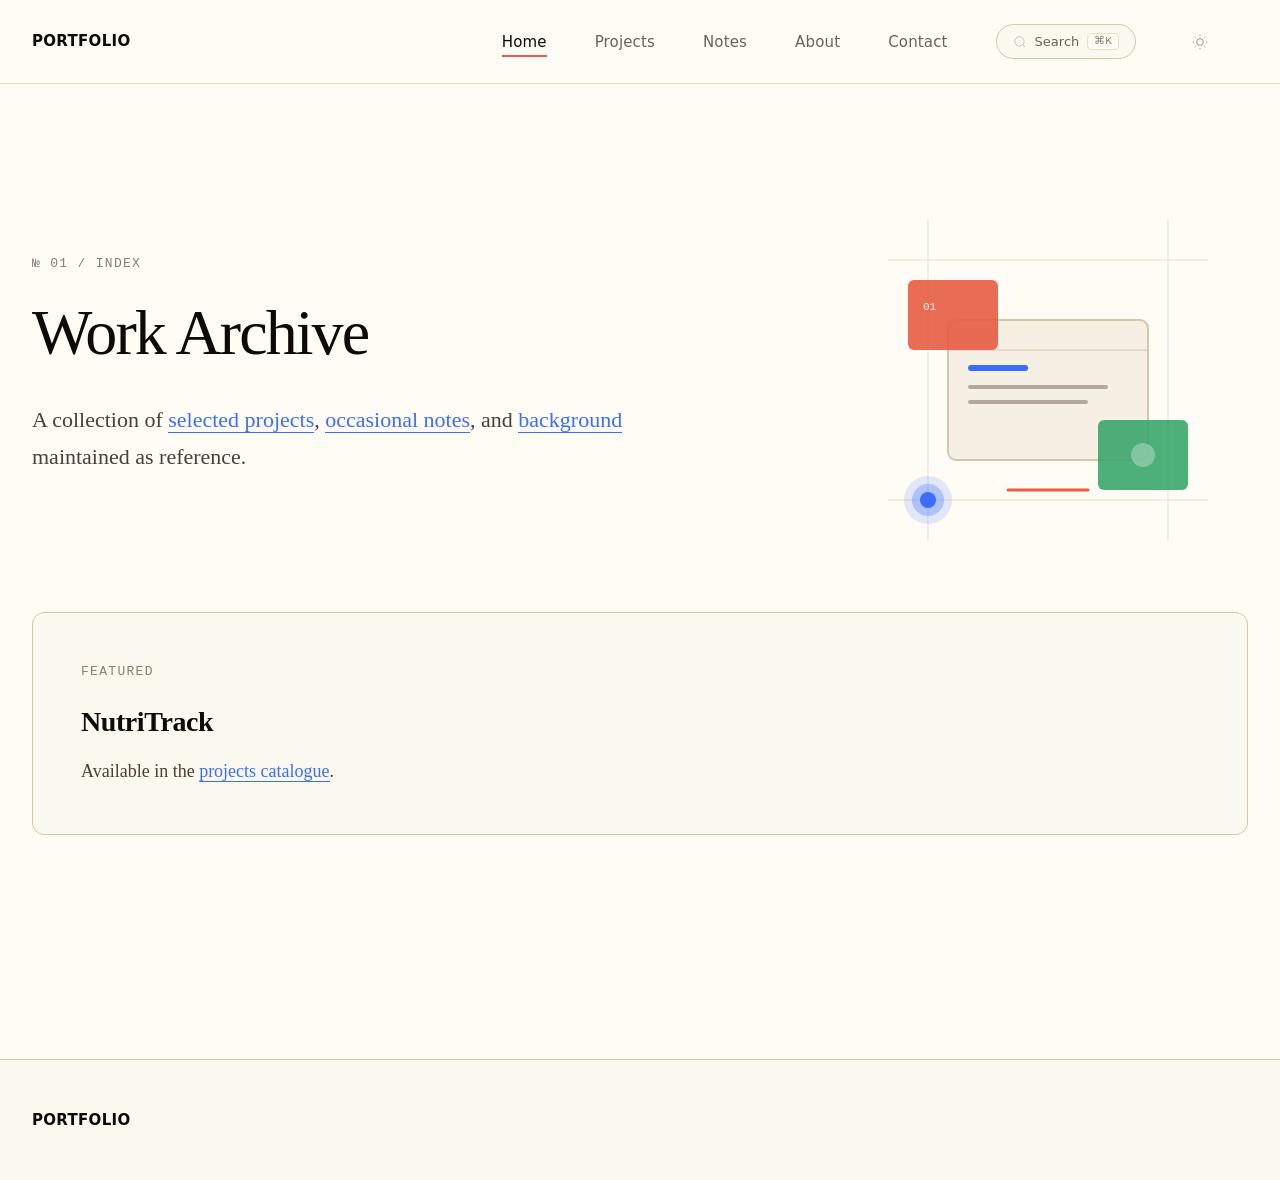
<file: index.html>
<!DOCTYPE html>
<html lang="en">
<head>
    <meta charset="UTF-8">
    <meta name="viewport" content="width=device-width, initial-scale=1.0">
    <meta name="description" content="Personal portfolio and archive">
    <title>Portfolio</title>
    <link rel="icon" href="data:,">
    <link rel="stylesheet" href="styles.css">
</head>
<body>
    <nav class="nav" aria-label="Primary navigation">
        <div class="nav-container">
            <a href="index.html" class="nav-logo">Portfolio</a>
            <button type="button" class="nav-toggle" aria-label="Toggle navigation" aria-expanded="false" aria-controls="nav-menu">
                <span class="nav-toggle-line"></span>
                <span class="nav-toggle-line"></span>
                <span class="nav-toggle-line"></span>
            </button>
            <ul id="nav-menu" class="nav-links">
                <li><a href="index.html" aria-current="page">Home</a></li>
                <li><a href="projects.html">Projects</a></li>
                <li><a href="notes.html">Notes</a></li>
                <li><a href="about.html">About</a></li>
                <li><a href="contact.html">Contact</a></li>
                <li>
                    <button type="button" class="nav-search-btn" id="open-cmd" aria-label="Open command palette">
                        <svg class="nav-search-icon" fill="none" stroke="currentColor" viewBox="0 0 24 24" aria-hidden="true">
                            <circle cx="11" cy="11" r="8"></circle>
                            <path d="m21 21-4.35-4.35"></path>
                        </svg>
                        <span>Search</span>
                        <kbd class="nav-search-kbd">⌘K</kbd>
                    </button>
                </li>
                <li>
                    <button type="button" class="nav-theme-btn" id="theme-toggle" aria-label="Toggle theme">
                        <svg class="nav-theme-icon" width="16" height="16" fill="none" stroke="currentColor" viewBox="0 0 24 24" aria-hidden="true">
                            <circle cx="12" cy="12" r="5"></circle>
                            <line x1="12" y1="1" x2="12" y2="3"></line>
                            <line x1="12" y1="21" x2="12" y2="23"></line>
                            <line x1="4.22" y1="4.22" x2="5.64" y2="5.64"></line>
                            <line x1="18.36" y1="18.36" x2="19.78" y2="19.78"></line>
                            <line x1="1" y1="12" x2="3" y2="12"></line>
                            <line x1="21" y1="12" x2="23" y2="12"></line>
                            <line x1="4.22" y1="19.78" x2="5.64" y2="18.36"></line>
                            <line x1="18.36" y1="5.64" x2="19.78" y2="4.22"></line>
                        </svg>
                    </button>
                </li>
            </ul>
        </div>
    </nav>

    <main>
        <section class="hero">
            <div class="hero-container">
                <div class="hero-content">
                    <div class="hero-folio">№ 01 / INDEX</div>
                    <h1 class="hero-title">Work Archive</h1>
                    <p class="hero-lead">A collection of <a href="projects.html" class="hero-link">selected projects</a>, <a href="notes.html" class="hero-link">occasional notes</a>, and <a href="about.html" class="hero-link">background</a> maintained as reference.</p>
                </div>
                <div class="hero-visual">
                    <a href="projects.html" class="hero-visual-link" aria-label="View projects">
                        <svg class="visual-artwork" viewBox="0 0 400 400" fill="none" xmlns="http://www.w3.org/2000/svg">
                            <rect width="400" height="400" fill="#FFFCF5"/>

                            <!-- Background grid lines -->
                            <line x1="40" y1="80" x2="360" y2="80" stroke="#E8DFC8" stroke-width="1"/>
                            <line x1="40" y1="320" x2="360" y2="320" stroke="#E8DFC8" stroke-width="1"/>
                            <line x1="80" y1="40" x2="80" y2="360" stroke="#E8DFC8" stroke-width="1"/>
                            <line x1="320" y1="40" x2="320" y2="360" stroke="#E8DFC8" stroke-width="1"/>

                            <!-- Main card stack -->
                            <g class="visual-shape">
                                <rect x="100" y="140" width="200" height="140" rx="8" fill="#F5F0E3" stroke="#D4C6AB" stroke-width="2"/>
                                <line x1="100" y1="170" x2="300" y2="170" stroke="#D4C6AB" stroke-width="1"/>
                                <rect x="120" y="185" width="60" height="6" rx="3" fill="#3B6DFF"/>
                                <rect x="120" y="205" width="140" height="4" rx="2" fill="#B3A89B"/>
                                <rect x="120" y="220" width="120" height="4" rx="2" fill="#B3A89B"/>
                            </g>

                            <!-- Floating accent cards -->
                            <g class="visual-shape">
                                <rect x="60" y="100" width="90" height="70" rx="6" fill="#E85D44" opacity="0.9"/>
                                <text x="75" y="130" font-family="monospace" font-size="11" fill="white" opacity="0.9">01</text>
                            </g>

                            <g class="visual-shape">
                                <rect x="250" y="240" width="90" height="70" rx="6" fill="#3AA76D" opacity="0.9"/>
                                <circle cx="295" cy="275" r="12" fill="white" opacity="0.3"/>
                            </g>

                            <!-- Corner index mark -->
                            <g class="visual-shape">
                                <circle cx="80" cy="320" r="24" fill="#3B6DFF" opacity="0.15"/>
                                <circle cx="80" cy="320" r="16" fill="#3B6DFF" opacity="0.3"/>
                                <circle cx="80" cy="320" r="8" fill="#3B6DFF"/>
                            </g>

                            <!-- Decorative rule -->
                            <line class="visual-shape" x1="160" y1="310" x2="240" y2="310" stroke="#E85D44" stroke-width="3" stroke-linecap="round"/>
                        </svg>
                    </a>
                </div>
            </div>
        </section>

        <section class="featured-section">
            <div class="featured-container">
                <div class="featured-label">Featured</div>
                <h2 class="featured-title">NutriTrack</h2>
                <p class="featured-desc">Available in the <a href="projects.html" class="featured-link">projects catalogue</a>.</p>
            </div>
        </section>
    </main>

    <footer class="footer">
        <div class="footer-container">
            <div class="footer-brand">Portfolio</div>
        </div>
    </footer>

    <div class="cmd-overlay" id="cmd-overlay" role="dialog" aria-modal="true" aria-labelledby="cmd-title">
        <div class="cmd-palette">
            <div class="cmd-header">
                <svg class="cmd-search-icon" fill="none" stroke="currentColor" viewBox="0 0 24 24" aria-hidden="true">
                    <circle cx="11" cy="11" r="8"></circle>
                    <path d="m21 21-4.35-4.35"></path>
                </svg>
                <label for="cmd-input" id="cmd-title" class="sr-only">Command palette</label>
                <input type="text" class="cmd-input" id="cmd-input" placeholder="Search pages and actions..." autocomplete="off">
                <button type="button" class="cmd-close" id="cmd-close" aria-label="Close">ESC</button>
            </div>
            <div class="cmd-results" id="cmd-results" role="listbox"></div>
        </div>
    </div>

    <div class="sr-only" role="status" aria-live="polite" aria-atomic="true" id="clipboard-status"></div>

    <script src="app.js"></script>
</body>
</html>
</file>
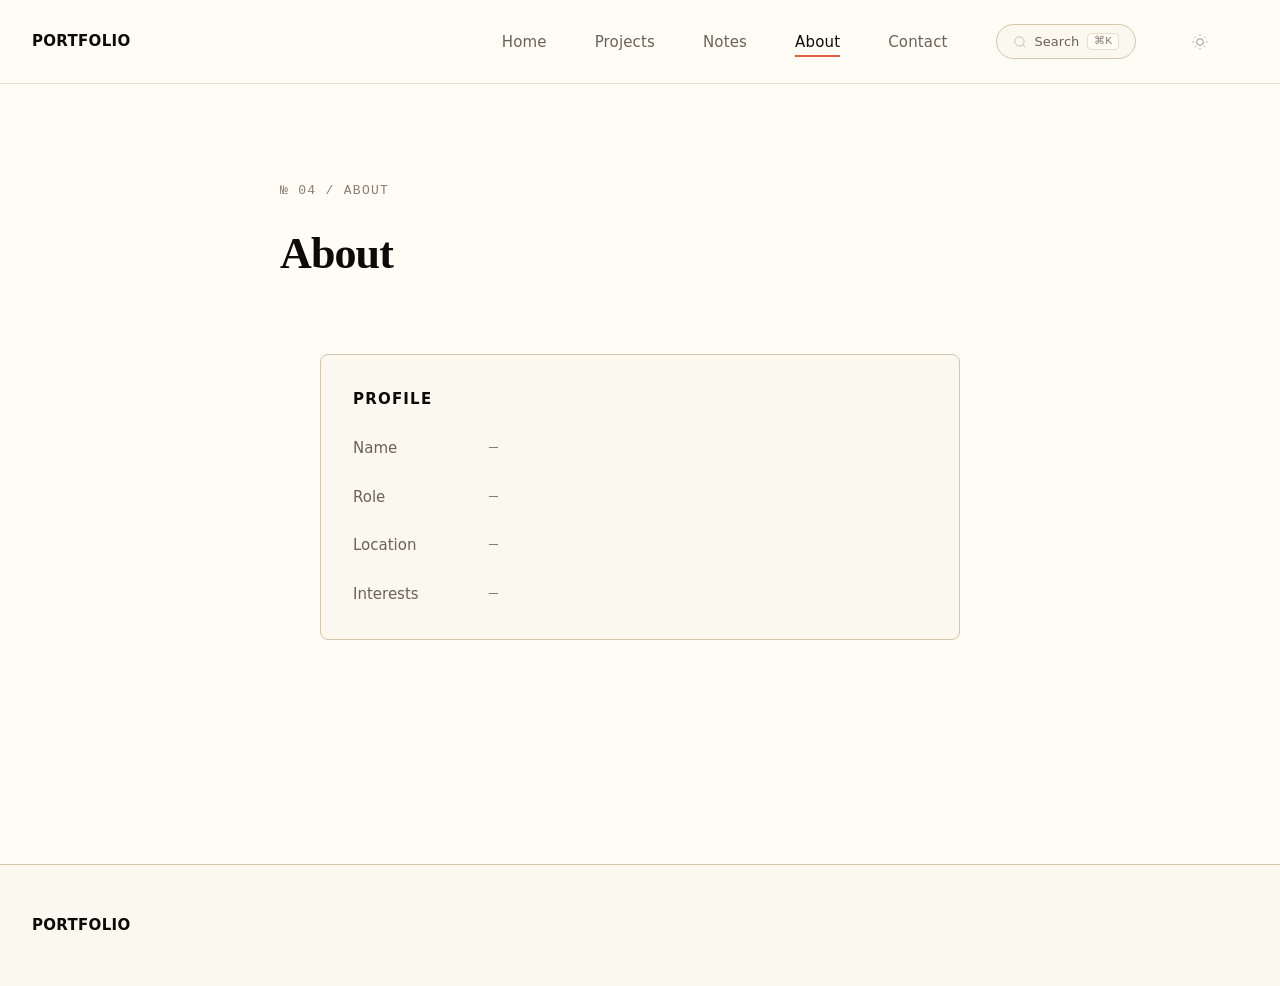
<file: about.html>
<!DOCTYPE html>
<html lang="en">
<head>
    <meta charset="UTF-8">
    <meta name="viewport" content="width=device-width, initial-scale=1.0">
    <meta name="description" content="Background and profile information">
    <title>About – Portfolio</title>
    <link rel="icon" href="data:,">
    <link rel="stylesheet" href="styles.css">
</head>
<body>
    <nav class="nav" aria-label="Primary navigation">
        <div class="nav-container">
            <a href="index.html" class="nav-logo">Portfolio</a>
            <button type="button" class="nav-toggle" aria-label="Toggle navigation" aria-expanded="false" aria-controls="nav-menu">
                <span class="nav-toggle-line"></span>
                <span class="nav-toggle-line"></span>
                <span class="nav-toggle-line"></span>
            </button>
            <ul id="nav-menu" class="nav-links">
                <li><a href="index.html">Home</a></li>
                <li><a href="projects.html">Projects</a></li>
                <li><a href="notes.html">Notes</a></li>
                <li><a href="about.html" aria-current="page">About</a></li>
                <li><a href="contact.html">Contact</a></li>
                <li>
                    <button type="button" class="nav-search-btn" id="open-cmd" aria-label="Open command palette">
                        <svg class="nav-search-icon" fill="none" stroke="currentColor" viewBox="0 0 24 24" aria-hidden="true">
                            <circle cx="11" cy="11" r="8"></circle>
                            <path d="m21 21-4.35-4.35"></path>
                        </svg>
                        <span>Search</span>
                        <kbd class="nav-search-kbd">⌘K</kbd>
                    </button>
                </li>
                <li>
                    <button type="button" class="nav-theme-btn" id="theme-toggle" aria-label="Toggle theme">
                        <svg class="nav-theme-icon" width="16" height="16" fill="none" stroke="currentColor" viewBox="0 0 24 24" aria-hidden="true">
                            <circle cx="12" cy="12" r="5"></circle>
                            <line x1="12" y1="1" x2="12" y2="3"></line>
                            <line x1="12" y1="21" x2="12" y2="23"></line>
                            <line x1="4.22" y1="4.22" x2="5.64" y2="5.64"></line>
                            <line x1="18.36" y1="18.36" x2="19.78" y2="19.78"></line>
                            <line x1="1" y1="12" x2="3" y2="12"></line>
                            <line x1="21" y1="12" x2="23" y2="12"></line>
                            <line x1="4.22" y1="19.78" x2="5.64" y2="18.36"></line>
                            <line x1="18.36" y1="5.64" x2="19.78" y2="4.22"></line>
                        </svg>
                    </button>
                </li>
            </ul>
        </div>
    </nav>

    <main>
        <section class="content-section">
            <div class="section-container">
                <header class="section-header">
                    <div class="section-folio">№ 04 / ABOUT</div>
                    <h1 class="section-title">About</h1>
                </header>

                <div class="about-layout">
                    <aside class="about-sidebar">
                        <div class="about-card">
                            <h2 class="about-card-title">Profile</h2>
                            <dl class="profile-list">
                                <div class="profile-item">
                                    <dt>Name</dt>
                                    <dd></dd>
                                </div>
                                <div class="profile-item">
                                    <dt>Role</dt>
                                    <dd></dd>
                                </div>
                                <div class="profile-item">
                                    <dt>Location</dt>
                                    <dd></dd>
                                </div>
                                <div class="profile-item">
                                    <dt>Interests</dt>
                                    <dd></dd>
                                </div>
                            </dl>
                        </div>
                    </aside>
                </div>
            </div>
        </section>
    </main>

    <footer class="footer">
        <div class="footer-container">
            <div class="footer-brand">Portfolio</div>
        </div>
    </footer>

    <div class="cmd-overlay" id="cmd-overlay" role="dialog" aria-modal="true" aria-labelledby="cmd-title">
        <div class="cmd-palette">
            <div class="cmd-header">
                <svg class="cmd-search-icon" fill="none" stroke="currentColor" viewBox="0 0 24 24" aria-hidden="true">
                    <circle cx="11" cy="11" r="8"></circle>
                    <path d="m21 21-4.35-4.35"></path>
                </svg>
                <label for="cmd-input" id="cmd-title" class="sr-only">Command palette</label>
                <input type="text" class="cmd-input" id="cmd-input" placeholder="Search pages and actions..." autocomplete="off">
                <button type="button" class="cmd-close" id="cmd-close" aria-label="Close">ESC</button>
            </div>
            <div class="cmd-results" id="cmd-results" role="listbox"></div>
        </div>
    </div>

    <div class="sr-only" role="status" aria-live="polite" aria-atomic="true" id="clipboard-status"></div>

    <script src="app.js"></script>
</body>
</html>
</file>
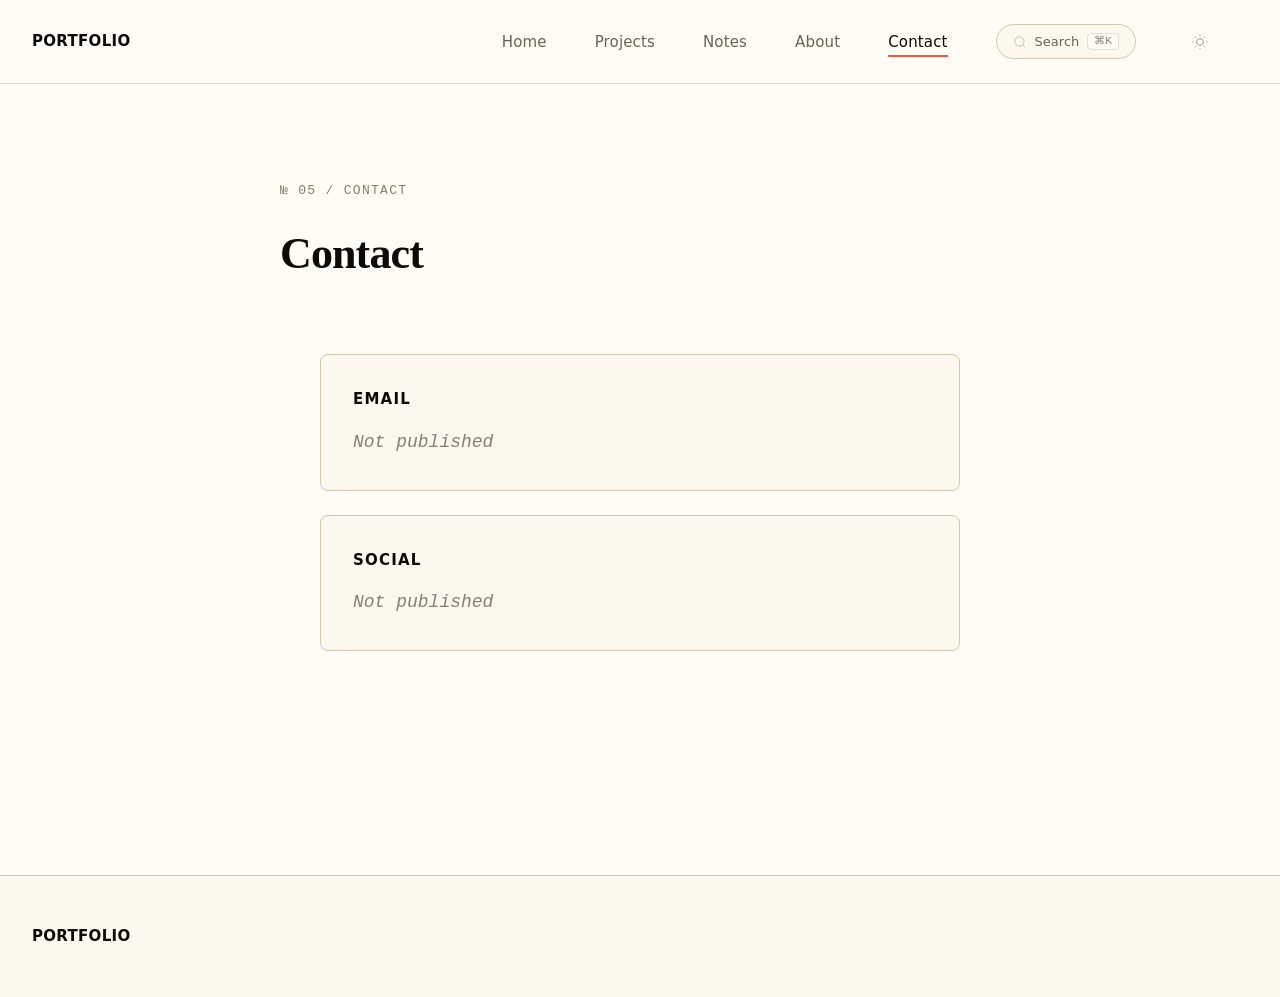
<file: contact.html>
<!DOCTYPE html>
<html lang="en">
<head>
    <meta charset="UTF-8">
    <meta name="viewport" content="width=device-width, initial-scale=1.0">
    <meta name="description" content="Contact information and methods">
    <title>Contact – Portfolio</title>
    <link rel="icon" href="data:,">
    <link rel="stylesheet" href="styles.css">
</head>
<body>
    <nav class="nav" aria-label="Primary navigation">
        <div class="nav-container">
            <a href="index.html" class="nav-logo">Portfolio</a>
            <button type="button" class="nav-toggle" aria-label="Toggle navigation" aria-expanded="false" aria-controls="nav-menu">
                <span class="nav-toggle-line"></span>
                <span class="nav-toggle-line"></span>
                <span class="nav-toggle-line"></span>
            </button>
            <ul id="nav-menu" class="nav-links">
                <li><a href="index.html">Home</a></li>
                <li><a href="projects.html">Projects</a></li>
                <li><a href="notes.html">Notes</a></li>
                <li><a href="about.html">About</a></li>
                <li><a href="contact.html" aria-current="page">Contact</a></li>
                <li>
                    <button type="button" class="nav-search-btn" id="open-cmd" aria-label="Open command palette">
                        <svg class="nav-search-icon" fill="none" stroke="currentColor" viewBox="0 0 24 24" aria-hidden="true">
                            <circle cx="11" cy="11" r="8"></circle>
                            <path d="m21 21-4.35-4.35"></path>
                        </svg>
                        <span>Search</span>
                        <kbd class="nav-search-kbd">⌘K</kbd>
                    </button>
                </li>
                <li>
                    <button type="button" class="nav-theme-btn" id="theme-toggle" aria-label="Toggle theme">
                        <svg class="nav-theme-icon" width="16" height="16" fill="none" stroke="currentColor" viewBox="0 0 24 24" aria-hidden="true">
                            <circle cx="12" cy="12" r="5"></circle>
                            <line x1="12" y1="1" x2="12" y2="3"></line>
                            <line x1="12" y1="21" x2="12" y2="23"></line>
                            <line x1="4.22" y1="4.22" x2="5.64" y2="5.64"></line>
                            <line x1="18.36" y1="18.36" x2="19.78" y2="19.78"></line>
                            <line x1="1" y1="12" x2="3" y2="12"></line>
                            <line x1="21" y1="12" x2="23" y2="12"></line>
                            <line x1="4.22" y1="19.78" x2="5.64" y2="18.36"></line>
                            <line x1="18.36" y1="5.64" x2="19.78" y2="4.22"></line>
                        </svg>
                    </button>
                </li>
            </ul>
        </div>
    </nav>

    <main>
        <section class="content-section">
            <div class="section-container">
                <header class="section-header">
                    <div class="section-folio">№ 05 / CONTACT</div>
                    <h1 class="section-title">Contact</h1>
                </header>

                <div class="contact-layout">
                    <div class="contact-methods">
                        <div class="contact-card">
                            <h2 class="contact-card-title">Email</h2>
                            <div class="contact-card-value"></div>
                        </div>

                        <div class="contact-card">
                            <h2 class="contact-card-title">Social</h2>
                            <div class="contact-card-value"></div>
                        </div>
                    </div>
                </div>
            </div>
        </section>
    </main>

    <footer class="footer">
        <div class="footer-container">
            <div class="footer-brand">Portfolio</div>
        </div>
    </footer>

    <div class="cmd-overlay" id="cmd-overlay" role="dialog" aria-modal="true" aria-labelledby="cmd-title">
        <div class="cmd-palette">
            <div class="cmd-header">
                <svg class="cmd-search-icon" fill="none" stroke="currentColor" viewBox="0 0 24 24" aria-hidden="true">
                    <circle cx="11" cy="11" r="8"></circle>
                    <path d="m21 21-4.35-4.35"></path>
                </svg>
                <label for="cmd-input" id="cmd-title" class="sr-only">Command palette</label>
                <input type="text" class="cmd-input" id="cmd-input" placeholder="Search pages and actions..." autocomplete="off">
                <button type="button" class="cmd-close" id="cmd-close" aria-label="Close">ESC</button>
            </div>
            <div class="cmd-results" id="cmd-results" role="listbox"></div>
        </div>
    </div>

    <div class="sr-only" role="status" aria-live="polite" aria-atomic="true" id="clipboard-status"></div>

    <script src="app.js"></script>
</body>
</html>
</file>
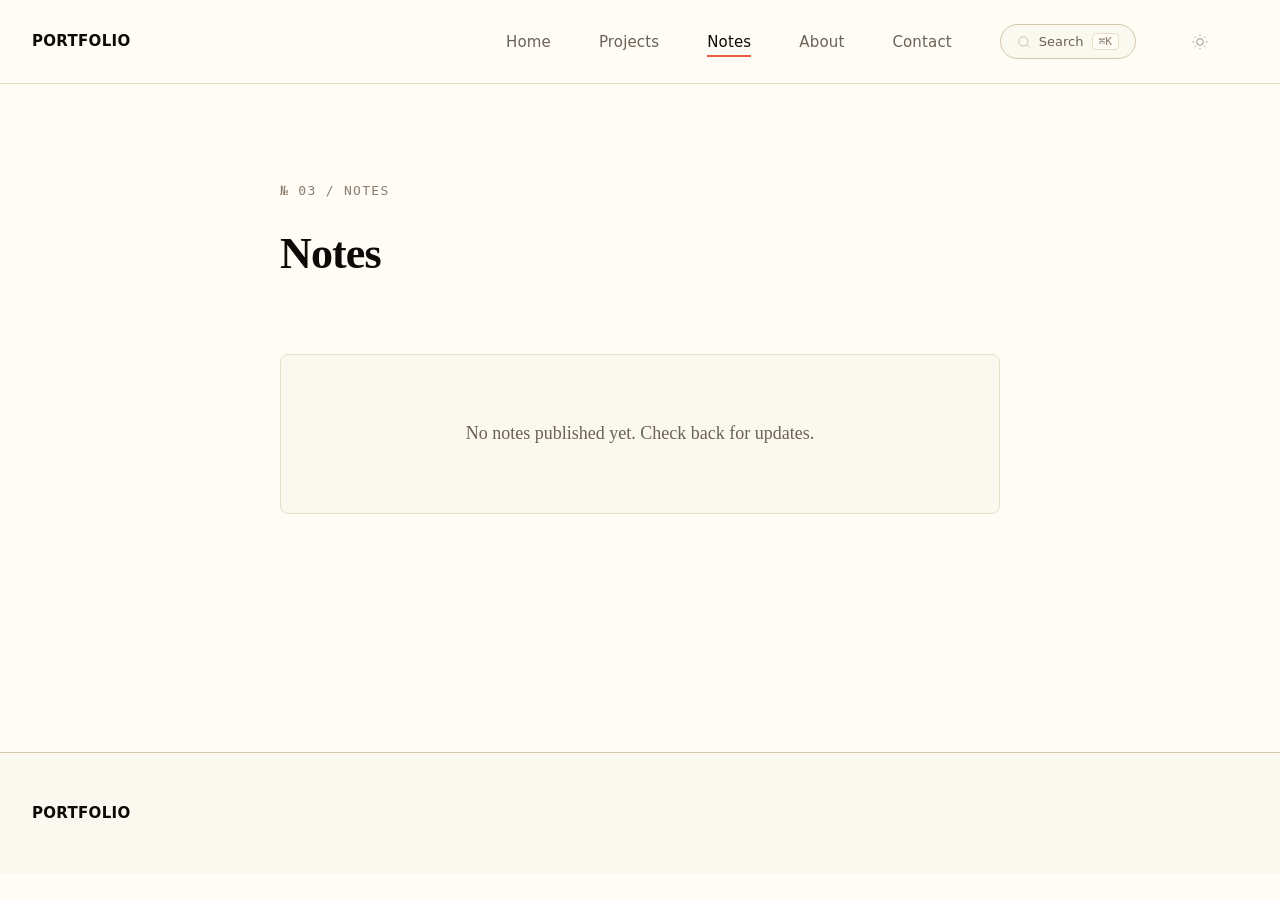
<file: notes.html>
<!DOCTYPE html>
<html lang="en">
<head>
    <meta charset="UTF-8">
    <meta name="viewport" content="width=device-width, initial-scale=1.0">
    <meta name="description" content="Field notes and observations">
    <title>Notes – Portfolio</title>
    <link rel="icon" href="data:,">
    <link rel="stylesheet" href="styles.css">
</head>
<body>
    <nav class="nav" aria-label="Primary navigation">
        <div class="nav-container">
            <a href="index.html" class="nav-logo">Portfolio</a>
            <button type="button" class="nav-toggle" aria-label="Toggle navigation" aria-expanded="false" aria-controls="nav-menu">
                <span class="nav-toggle-line"></span>
                <span class="nav-toggle-line"></span>
                <span class="nav-toggle-line"></span>
            </button>
            <ul id="nav-menu" class="nav-links">
                <li><a href="index.html">Home</a></li>
                <li><a href="projects.html">Projects</a></li>
                <li><a href="notes.html" aria-current="page">Notes</a></li>
                <li><a href="about.html">About</a></li>
                <li><a href="contact.html">Contact</a></li>
                <li>
                    <button type="button" class="nav-search-btn" id="open-cmd" aria-label="Open command palette">
                        <svg class="nav-search-icon" fill="none" stroke="currentColor" viewBox="0 0 24 24" aria-hidden="true">
                            <circle cx="11" cy="11" r="8"></circle>
                            <path d="m21 21-4.35-4.35"></path>
                        </svg>
                        <span>Search</span>
                        <kbd class="nav-search-kbd">⌘K</kbd>
                    </button>
                </li>
                <li>
                    <button type="button" class="nav-theme-btn" id="theme-toggle" aria-label="Toggle theme">
                        <svg class="nav-theme-icon" width="16" height="16" fill="none" stroke="currentColor" viewBox="0 0 24 24" aria-hidden="true">
                            <circle cx="12" cy="12" r="5"></circle>
                            <line x1="12" y1="1" x2="12" y2="3"></line>
                            <line x1="12" y1="21" x2="12" y2="23"></line>
                            <line x1="4.22" y1="4.22" x2="5.64" y2="5.64"></line>
                            <line x1="18.36" y1="18.36" x2="19.78" y2="19.78"></line>
                            <line x1="1" y1="12" x2="3" y2="12"></line>
                            <line x1="21" y1="12" x2="23" y2="12"></line>
                            <line x1="4.22" y1="19.78" x2="5.64" y2="18.36"></line>
                            <line x1="18.36" y1="5.64" x2="19.78" y2="4.22"></line>
                        </svg>
                    </button>
                </li>
            </ul>
        </div>
    </nav>

    <main>
        <section class="content-section">
            <div class="section-container">
                <header class="section-header">
                    <div class="section-folio">№ 03 / NOTES</div>
                    <h1 class="section-title">Notes</h1>
                </header>

                <div class="notes-empty">
                    <p>No notes published yet. Check back for updates.</p>
                </div>
            </div>
        </section>
    </main>

    <footer class="footer">
        <div class="footer-container">
            <div class="footer-brand">Portfolio</div>
        </div>
    </footer>

    <div class="cmd-overlay" id="cmd-overlay" role="dialog" aria-modal="true" aria-labelledby="cmd-title">
        <div class="cmd-palette">
            <div class="cmd-header">
                <svg class="cmd-search-icon" fill="none" stroke="currentColor" viewBox="0 0 24 24" aria-hidden="true">
                    <circle cx="11" cy="11" r="8"></circle>
                    <path d="m21 21-4.35-4.35"></path>
                </svg>
                <label for="cmd-input" id="cmd-title" class="sr-only">Command palette</label>
                <input type="text" class="cmd-input" id="cmd-input" placeholder="Search pages and actions..." autocomplete="off">
                <button type="button" class="cmd-close" id="cmd-close" aria-label="Close">ESC</button>
            </div>
            <div class="cmd-results" id="cmd-results" role="listbox"></div>
        </div>
    </div>

    <div class="sr-only" role="status" aria-live="polite" aria-atomic="true" id="clipboard-status"></div>

    <script src="app.js"></script>
</body>
</html>
</file>
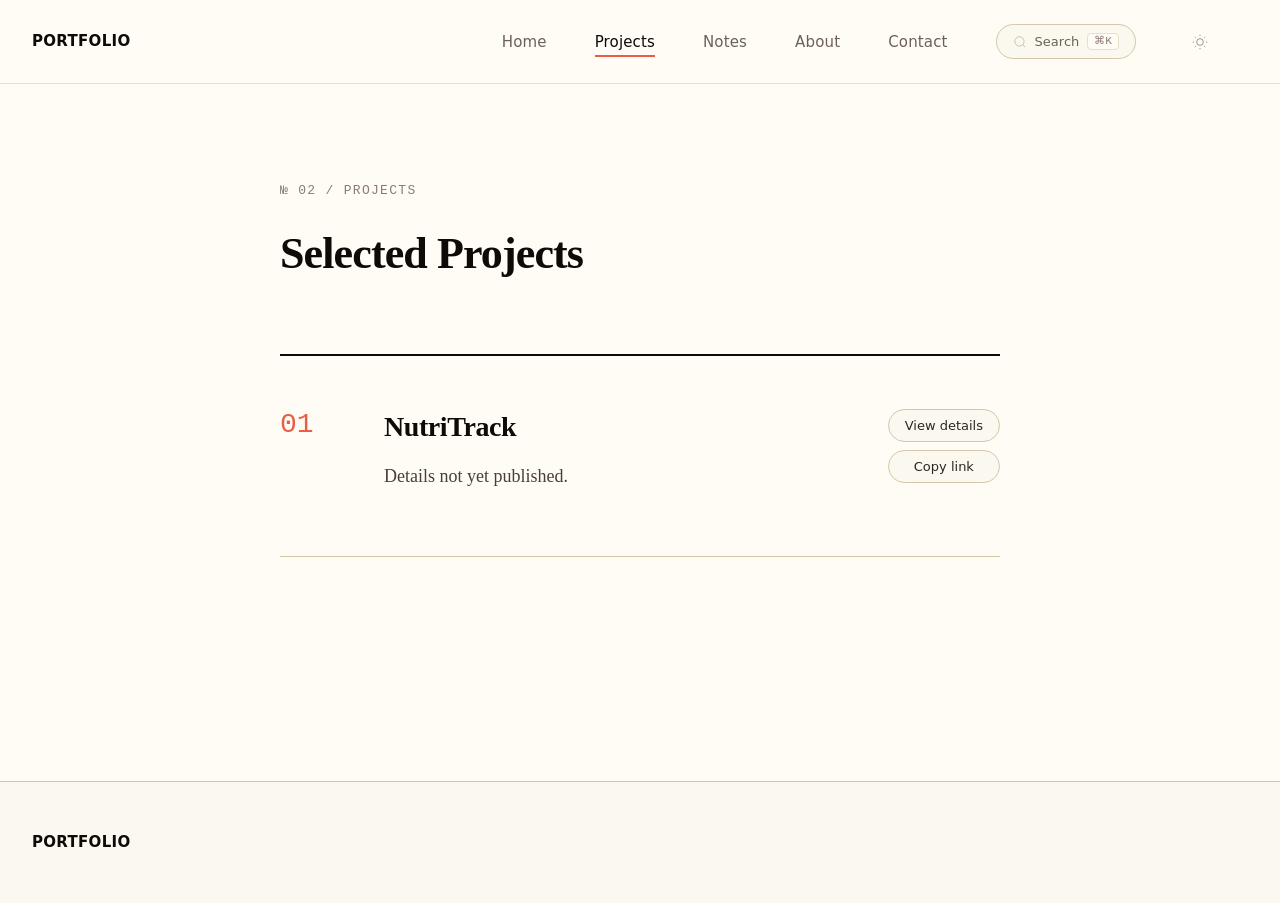
<file: projects.html>
<!DOCTYPE html>
<html lang="en">
<head>
    <meta charset="UTF-8">
    <meta name="viewport" content="width=device-width, initial-scale=1.0">
    <meta name="description" content="Selected projects and work">
    <title>Projects – Portfolio</title>
    <link rel="icon" href="data:,">
    <link rel="stylesheet" href="styles.css">
</head>
<body>
    <nav class="nav" aria-label="Primary navigation">
        <div class="nav-container">
            <a href="index.html" class="nav-logo">Portfolio</a>
            <button type="button" class="nav-toggle" aria-label="Toggle navigation" aria-expanded="false" aria-controls="nav-menu">
                <span class="nav-toggle-line"></span>
                <span class="nav-toggle-line"></span>
                <span class="nav-toggle-line"></span>
            </button>
            <ul id="nav-menu" class="nav-links">
                <li><a href="index.html">Home</a></li>
                <li><a href="projects.html" aria-current="page">Projects</a></li>
                <li><a href="notes.html">Notes</a></li>
                <li><a href="about.html">About</a></li>
                <li><a href="contact.html">Contact</a></li>
                <li>
                    <button type="button" class="nav-search-btn" id="open-cmd" aria-label="Open command palette">
                        <svg class="nav-search-icon" fill="none" stroke="currentColor" viewBox="0 0 24 24" aria-hidden="true">
                            <circle cx="11" cy="11" r="8"></circle>
                            <path d="m21 21-4.35-4.35"></path>
                        </svg>
                        <span>Search</span>
                        <kbd class="nav-search-kbd">⌘K</kbd>
                    </button>
                </li>
                <li>
                    <button type="button" class="nav-theme-btn" id="theme-toggle" aria-label="Toggle theme">
                        <svg class="nav-theme-icon" width="16" height="16" fill="none" stroke="currentColor" viewBox="0 0 24 24" aria-hidden="true">
                            <circle cx="12" cy="12" r="5"></circle>
                            <line x1="12" y1="1" x2="12" y2="3"></line>
                            <line x1="12" y1="21" x2="12" y2="23"></line>
                            <line x1="4.22" y1="4.22" x2="5.64" y2="5.64"></line>
                            <line x1="18.36" y1="18.36" x2="19.78" y2="19.78"></line>
                            <line x1="1" y1="12" x2="3" y2="12"></line>
                            <line x1="21" y1="12" x2="23" y2="12"></line>
                            <line x1="4.22" y1="19.78" x2="5.64" y2="18.36"></line>
                            <line x1="18.36" y1="5.64" x2="19.78" y2="4.22"></line>
                        </svg>
                    </button>
                </li>
            </ul>
        </div>
    </nav>

    <main>
        <section class="content-section">
            <div class="section-container">
                <header class="section-header">
                    <div class="section-folio">№ 02 / PROJECTS</div>
                    <h1 class="section-title">Selected Projects</h1>
                </header>

                <div class="projects-catalogue">
                    <article class="catalogue-entry" id="nutritrack">
                        <div class="entry-number">01</div>
                        <div class="entry-body">
                            <h2 class="entry-title">NutriTrack</h2>
                            <p class="entry-description">Details not yet published.</p>
                            <div class="entry-details" id="project-1-details">
                                <p class="entry-details-text">Details not yet published.</p>
                            </div>
                        </div>
                        <div class="entry-actions">
                            <button type="button" class="entry-btn" data-action="toggle-details" data-target="project-1-details" aria-expanded="false">
                                <span data-text-collapsed="View details" data-text-expanded="Hide details">View details</span>
                            </button>
                            <button type="button" class="entry-btn" data-action="copy-link" data-project="nutritrack">
                                Copy link
                            </button>
                        </div>
                    </article>
                </div>
            </div>
        </section>
    </main>

    <footer class="footer">
        <div class="footer-container">
            <div class="footer-brand">Portfolio</div>
        </div>
    </footer>

    <div class="cmd-overlay" id="cmd-overlay" role="dialog" aria-modal="true" aria-labelledby="cmd-title">
        <div class="cmd-palette">
            <div class="cmd-header">
                <svg class="cmd-search-icon" fill="none" stroke="currentColor" viewBox="0 0 24 24" aria-hidden="true">
                    <circle cx="11" cy="11" r="8"></circle>
                    <path d="m21 21-4.35-4.35"></path>
                </svg>
                <label for="cmd-input" id="cmd-title" class="sr-only">Command palette</label>
                <input type="text" class="cmd-input" id="cmd-input" placeholder="Search pages and actions..." autocomplete="off">
                <button type="button" class="cmd-close" id="cmd-close" aria-label="Close">ESC</button>
            </div>
            <div class="cmd-results" id="cmd-results" role="listbox"></div>
        </div>
    </div>

    <div class="sr-only" role="status" aria-live="polite" aria-atomic="true" id="clipboard-status"></div>

    <script src="app.js"></script>
</body>
</html>
</file>
<file: styles.css>
/* ===== RESET & BASE ===== */
* {
    margin: 0;
    padding: 0;
    box-sizing: border-box;
}

:root {
    /* Light theme - warm paper & ink */
    --surface-0: #FFFCF5;
    --surface-1: #FBF8EF;
    --surface-2: #F5F0E3;
    --surface-3: #EFE8D6;
    --surface-raised: #FFFFFF;

    --ink-900: #0D0A08;
    --ink-800: #1A1410;
    --ink-700: #2D2620;
    --ink-600: #4A3F35;
    --ink-500: #6B6157;
    --ink-400: #8A7D70;
    --ink-300: #B3A89B;

    --accent-cobalt: #3B6DFF;
    --accent-cobalt-dim: #5B85FF;
    --accent-coral: #E85D44;
    --accent-coral-dim: #F08070;
    --accent-leaf: #3AA76D;
    --accent-leaf-dim: #5BC089;

    --rule-subtle: #E8DFC8;
    --rule-visible: #D4C6AB;
    --shadow-sm: 0 1px 2px rgba(13, 10, 8, 0.05);
    --shadow-md: 0 2px 8px rgba(13, 10, 8, 0.08);
    --shadow-lg: 0 4px 16px rgba(13, 10, 8, 0.12);

    /* Typography */
    --font-serif: ui-serif, Georgia, Cambria, 'Times New Roman', Times, serif;
    --font-sans: ui-sans-serif, -apple-system, BlinkMacSystemFont, 'Segoe UI', system-ui, sans-serif;
    --font-mono: ui-monospace, 'SF Mono', Monaco, 'Cascadia Code', Consolas, monospace;

    /* Fluid Typography Scale */
    --text-xs: clamp(0.75rem, 0.7rem + 0.25vw, 0.8125rem);
    --text-sm: clamp(0.875rem, 0.8rem + 0.375vw, 0.9375rem);
    --text-base: clamp(1rem, 0.925rem + 0.375vw, 1.125rem);
    --text-lg: clamp(1.125rem, 1rem + 0.625vw, 1.375rem);
    --text-xl: clamp(1.375rem, 1.2rem + 0.875vw, 1.75rem);
    --text-2xl: clamp(1.875rem, 1.5rem + 1.875vw, 2.75rem);
    --text-3xl: clamp(2.5rem, 2rem + 2.5vw, 4rem);

    /* Spacing */
    --space-2xs: 0.25rem;
    --space-xs: 0.5rem;
    --space-sm: 0.75rem;
    --space-md: 1rem;
    --space-lg: 1.5rem;
    --space-xl: 2rem;
    --space-2xl: 3rem;
    --space-3xl: 4rem;
    --space-4xl: 6rem;
    --space-5xl: 8rem;

    /* Layout */
    --container-max: 1280px;
    --container-prose: 720px;
    --container-narrow: 640px;
    --radius-sm: 4px;
    --radius-md: 8px;
    --radius-lg: 12px;
    --radius-full: 999px;

    /* Animation */
    --transition-fast: 120ms cubic-bezier(0.2, 0, 0.38, 0.9);
    --transition-base: 200ms cubic-bezier(0.2, 0, 0.38, 0.9);
}

[data-theme="dark"] {
    --surface-0: #05070C;
    --surface-1: #0A0D12;
    --surface-2: #0F131C;
    --surface-3: #161D2B;
    --surface-raised: #1E2636;

    --ink-900: #F8F6F3;
    --ink-800: #E8E4DF;
    --ink-700: #D0C9C0;
    --ink-600: #B3A89B;
    --ink-500: #8A7D70;
    --ink-400: #6B6157;
    --ink-300: #4A3F35;

    --accent-cobalt: #5B85FF;
    --accent-cobalt-dim: #3B6DFF;
    --accent-coral: #F08070;
    --accent-coral-dim: #E85D44;
    --accent-leaf: #5BC089;
    --accent-leaf-dim: #3AA76D;

    --rule-subtle: #1A2230;
    --rule-visible: #2A3548;
    --shadow-sm: 0 1px 2px rgba(0, 0, 0, 0.3);
    --shadow-md: 0 2px 8px rgba(0, 0, 0, 0.4);
    --shadow-lg: 0 4px 16px rgba(0, 0, 0, 0.5);
}

@media (prefers-reduced-motion: reduce) {
    *, *::before, *::after {
        animation-duration: 0.01ms !important;
        animation-iteration-count: 1 !important;
        transition-duration: 0.01ms !important;
    }
}

html {
    scroll-behavior: smooth;
}

@media (prefers-reduced-motion: reduce) {
    html {
        scroll-behavior: auto;
    }
}

body {
    font-family: var(--font-serif);
    font-size: var(--text-base);
    background: var(--surface-0);
    color: var(--ink-900);
    line-height: 1.65;
    -webkit-font-smoothing: antialiased;
    -moz-osx-font-smoothing: grayscale;
    transition: background-color var(--transition-base), color var(--transition-base);
}

/* ===== NAVIGATION ===== */
.nav {
    position: sticky;
    top: 0;
    background: var(--surface-0);
    border-bottom: 1px solid var(--rule-subtle);
    z-index: 100;
    transition: background-color var(--transition-base), border-color var(--transition-base);
}

.nav-container {
    max-width: var(--container-max);
    margin: 0 auto;
    padding: var(--space-lg) var(--space-xl);
    display: grid;
    grid-template-columns: auto 1fr auto;
    align-items: center;
    gap: var(--space-xl);
}

.nav-logo {
    font-family: var(--font-sans);
    font-size: var(--text-sm);
    font-weight: 600;
    color: var(--ink-900);
    text-decoration: none;
    letter-spacing: 0.02em;
    text-transform: uppercase;
    transition: color var(--transition-fast);
}

.nav-logo:hover {
    color: var(--accent-cobalt);
}

.nav-toggle {
    display: none;
    flex-direction: column;
    gap: 5px;
    background: none;
    border: none;
    cursor: pointer;
    padding: var(--space-xs);
    grid-column: 3;
}

.nav-toggle-line {
    width: 22px;
    height: 1px;
    background: var(--ink-900);
    transition: var(--transition-base);
}

.nav-links {
    display: flex;
    gap: var(--space-2xl);
    list-style: none;
    justify-self: end;
    align-items: center;
}

.nav-links a {
    font-family: var(--font-sans);
    color: var(--ink-500);
    text-decoration: none;
    font-size: var(--text-sm);
    font-weight: 500;
    letter-spacing: 0.01em;
    transition: color var(--transition-fast);
    position: relative;
}

.nav-links a:hover {
    color: var(--accent-cobalt);
}

.nav-links a[aria-current="page"] {
    color: var(--ink-900);
}

.nav-links a[aria-current="page"]::after {
    content: '';
    position: absolute;
    bottom: -6px;
    left: 0;
    right: 0;
    height: 2px;
    background: var(--accent-coral);
}

.nav-links a:focus-visible {
    outline: 2px solid var(--accent-cobalt);
    outline-offset: 4px;
}

.nav-search-btn {
    font-family: var(--font-sans);
    font-size: var(--text-xs);
    padding: var(--space-xs) var(--space-md);
    background: var(--surface-1);
    border: 1px solid var(--rule-visible);
    border-radius: var(--radius-full);
    color: var(--ink-500);
    cursor: pointer;
    display: flex;
    align-items: center;
    gap: var(--space-xs);
    transition: all var(--transition-fast);
    font-weight: 500;
}

.nav-search-btn:hover {
    background: var(--surface-2);
    border-color: var(--ink-400);
    color: var(--ink-700);
}

.nav-search-btn:focus-visible {
    outline: 2px solid var(--accent-cobalt);
    outline-offset: 2px;
}

.nav-search-icon {
    width: 14px;
    height: 14px;
    opacity: 0.6;
}

.nav-search-kbd {
    font-family: var(--font-mono);
    font-size: 0.7rem;
    padding: 0.125rem 0.375rem;
    background: var(--surface-0);
    border: 1px solid var(--rule-subtle);
    border-radius: var(--radius-sm);
    color: var(--ink-400);
    line-height: 1;
}

.nav-theme-btn {
    background: none;
    border: none;
    cursor: pointer;
    padding: var(--space-xs);
    color: var(--ink-500);
    display: flex;
    align-items: center;
    justify-content: center;
    transition: color var(--transition-fast);
    border-radius: var(--radius-sm);
}

.nav-theme-btn:hover {
    color: var(--accent-cobalt);
}

.nav-theme-btn:focus-visible {
    outline: 2px solid var(--accent-cobalt);
    outline-offset: 2px;
}

.nav-theme-icon {
    width: 16px;
    height: 16px;
}

@media (max-width: 768px) {
    .nav-container {
        grid-template-columns: auto 1fr auto;
        padding: var(--space-md) var(--space-lg);
    }

    .nav-toggle {
        display: flex;
    }

    .nav-links {
        grid-column: 1 / -1;
        flex-direction: column;
        gap: 0;
        max-height: 0;
        overflow: hidden;
        visibility: hidden;
        transition: max-height var(--transition-base), visibility 0s linear var(--transition-base);
        border-top: 1px solid var(--rule-subtle);
        margin-top: var(--space-md);
        padding-top: 0;
    }

    .nav-links.is-open {
        max-height: 400px;
        visibility: visible;
        padding-top: var(--space-md);
        transition: max-height var(--transition-base), visibility 0s linear 0s;
    }

    .nav-links li {
        width: 100%;
    }

    .nav-links a {
        display: block;
        padding: var(--space-sm) 0;
    }

    .nav-links a[aria-current="page"]::after {
        bottom: 0;
    }

    .nav-search-btn {
        width: 100%;
        justify-content: center;
        margin-top: var(--space-sm);
    }

    .nav-search-kbd {
        display: none;
    }
}

/* ===== HERO SECTION ===== */
.hero {
    padding: var(--space-4xl) var(--space-xl) var(--space-5xl);
}

.hero-container {
    max-width: var(--container-max);
    margin: 0 auto;
    display: grid;
    grid-template-columns: 1fr 400px;
    gap: var(--space-4xl);
    align-items: center;
}

.hero-content {
    max-width: 600px;
}

.hero-folio {
    font-family: var(--font-mono);
    font-size: var(--text-xs);
    color: var(--ink-400);
    letter-spacing: 0.1em;
    margin-bottom: var(--space-lg);
    text-transform: uppercase;
}

.hero-title {
    font-size: var(--text-3xl);
    font-weight: 400;
    line-height: 1.1;
    letter-spacing: -0.03em;
    margin-bottom: var(--space-xl);
    color: var(--ink-900);
}

.hero-lead {
    font-size: var(--text-lg);
    line-height: 1.7;
    color: var(--ink-600);
    margin-bottom: var(--space-xl);
}

.hero-link {
    color: var(--accent-cobalt);
    text-decoration: none;
    font-weight: 500;
    border-bottom: 1px solid currentColor;
    transition: color var(--transition-fast);
}

.hero-link:hover {
    color: var(--accent-coral);
}

.hero-link:focus-visible {
    outline: 2px solid var(--accent-cobalt);
    outline-offset: 3px;
    border-bottom-color: transparent;
}

.hero-visual {
    width: 100%;
    height: 400px;
    position: relative;
}

.hero-visual-link {
    display: block;
    width: 100%;
    height: 100%;
    text-decoration: none;
    border-radius: var(--radius-lg);
    overflow: hidden;
    transition: transform var(--transition-base);
}

.hero-visual-link:hover {
    transform: translateY(-4px);
}

.hero-visual-link:focus-visible {
    outline: 3px solid var(--accent-cobalt);
    outline-offset: 4px;
}

@media (max-width: 968px) {
    .hero-container {
        grid-template-columns: 1fr;
        gap: var(--space-3xl);
    }

    .hero-content {
        order: 0;
    }

    .hero-visual {
        height: 320px;
        order: 1;
    }
}

@media (max-width: 640px) {
    .hero {
        padding: var(--space-3xl) var(--space-lg) var(--space-4xl);
    }

    .hero-visual {
        height: 280px;
    }
}

/* ===== FEATURED SECTION ===== */
.featured-section {
    padding: 0 var(--space-xl) var(--space-4xl);
    margin-top: calc(var(--space-4xl) * -1);
}

.featured-container {
    max-width: var(--container-max);
    margin: 0 auto;
    padding: var(--space-2xl);
    background: var(--surface-1);
    border: 1px solid var(--rule-visible);
    border-radius: var(--radius-lg);
}

.featured-label {
    font-family: var(--font-mono);
    font-size: var(--text-xs);
    color: var(--ink-400);
    letter-spacing: 0.1em;
    margin-bottom: var(--space-md);
    text-transform: uppercase;
}

.featured-title {
    font-size: var(--text-xl);
    font-weight: 600;
    letter-spacing: -0.015em;
    margin-bottom: var(--space-sm);
    color: var(--ink-900);
}

.featured-desc {
    font-size: var(--text-base);
    color: var(--ink-600);
    line-height: 1.6;
}

.featured-link {
    color: var(--accent-cobalt);
    text-decoration: none;
    font-weight: 500;
    border-bottom: 1px solid currentColor;
    transition: color var(--transition-fast);
}

.featured-link:hover {
    color: var(--accent-coral);
}

.featured-link:focus-visible {
    outline: 2px solid var(--accent-cobalt);
    outline-offset: 3px;
    border-bottom-color: transparent;
}

@media (max-width: 640px) {
    .featured-section {
        padding: 0 var(--space-lg) var(--space-3xl);
        margin-top: calc(var(--space-3xl) * -1);
    }

    .featured-container {
        padding: var(--space-lg);
    }
}

/* ===== MAIN CONTENT ===== */
main {
    min-height: 60vh;
}

.content-section {
    padding: var(--space-4xl) var(--space-xl);
}

.section-container {
    max-width: var(--container-max);
    margin: 0 auto;
}

.section-header {
    max-width: var(--container-prose);
    margin: 0 auto var(--space-3xl);
}

.section-folio {
    font-family: var(--font-mono);
    font-size: var(--text-xs);
    color: var(--ink-400);
    letter-spacing: 0.1em;
    margin-bottom: var(--space-md);
    text-transform: uppercase;
}

.section-title {
    font-size: var(--text-2xl);
    font-weight: 600;
    letter-spacing: -0.02em;
    margin-bottom: var(--space-md);
    color: var(--ink-900);
}

.section-lead {
    font-size: var(--text-lg);
    line-height: 1.6;
    color: var(--ink-600);
}

/* ===== PROJECTS ===== */
.projects-catalogue {
    max-width: var(--container-prose);
    margin: 0 auto;
}

.catalogue-entry {
    display: grid;
    grid-template-columns: 80px 1fr auto;
    gap: var(--space-lg);
    padding: var(--space-2xl) 0;
    border-bottom: 1px solid var(--rule-visible);
    align-items: start;
}

.catalogue-entry:first-child {
    border-top: 2px solid var(--ink-900);
}

.entry-number {
    font-family: var(--font-mono);
    font-size: var(--text-xl);
    font-weight: 500;
    color: var(--accent-coral);
    line-height: 1;
    padding-top: 0.25em;
}

.entry-body {
    min-width: 0;
}

.entry-title {
    font-size: var(--text-xl);
    font-weight: 600;
    letter-spacing: -0.015em;
    margin-bottom: var(--space-sm);
    color: var(--ink-900);
}

.entry-description {
    color: var(--ink-600);
    line-height: 1.65;
    margin-bottom: var(--space-md);
}

.entry-details {
    margin-top: var(--space-md);
    padding: var(--space-lg);
    background: var(--surface-1);
    border: 1px solid var(--rule-subtle);
    border-radius: var(--radius-md);
    display: none;
}

.entry-details.is-open {
    display: block;
}

.entry-details-text {
    font-size: var(--text-sm);
    color: var(--ink-500);
    font-style: italic;
}

.entry-actions {
    display: flex;
    flex-direction: column;
    gap: var(--space-xs);
    padding-top: 0.25em;
}

.entry-btn {
    font-family: var(--font-sans);
    font-size: var(--text-xs);
    font-weight: 500;
    padding: var(--space-xs) var(--space-md);
    background: var(--surface-1);
    border: 1px solid var(--rule-visible);
    border-radius: var(--radius-full);
    color: var(--ink-700);
    cursor: pointer;
    transition: all var(--transition-fast);
    white-space: nowrap;
}

.entry-btn:hover {
    background: var(--surface-2);
    border-color: var(--ink-500);
    color: var(--ink-900);
}

.entry-btn:focus-visible {
    outline: 2px solid var(--accent-cobalt);
    outline-offset: 2px;
}

.entry-btn:active {
    transform: scale(0.98);
}

.entry-btn.is-success {
    background: var(--accent-leaf);
    border-color: var(--accent-leaf);
    color: white;
}

@media (max-width: 640px) {
    .catalogue-entry {
        grid-template-columns: 1fr;
        gap: var(--space-md);
        padding: var(--space-xl) 0;
    }

    .entry-number {
        font-size: var(--text-lg);
    }

    .entry-actions {
        flex-direction: row;
        flex-wrap: wrap;
    }
}

/* ===== NOTES ===== */
.notes-list {
    max-width: var(--container-prose);
    margin: 0 auto;
}

.note-item {
    padding: var(--space-xl) 0;
    border-bottom: 1px solid var(--rule-subtle);
}

.note-item:first-child {
    border-top: 1px solid var(--rule-subtle);
}

.note-header {
    margin-bottom: var(--space-md);
}

.note-date {
    font-family: var(--font-mono);
    font-size: var(--text-xs);
    color: var(--ink-400);
    letter-spacing: 0.05em;
}

.note-title {
    font-size: var(--text-xl);
    font-weight: 600;
    letter-spacing: -0.015em;
    margin-top: var(--space-xs);
    color: var(--ink-900);
}

.note-excerpt {
    color: var(--ink-600);
    line-height: 1.7;
}

.notes-empty {
    max-width: var(--container-prose);
    margin: 0 auto;
    padding: var(--space-3xl) var(--space-xl);
    text-align: center;
    color: var(--ink-500);
    border: 1px solid var(--rule-subtle);
    background: var(--surface-1);
    border-radius: var(--radius-md);
}

/* ===== ABOUT ===== */
.about-layout {
    max-width: var(--container-narrow);
    margin: 0 auto;
}

.about-sidebar {
    padding-top: 0;
    border-top: none;
}

.about-card {
    background: var(--surface-1);
    border: 1px solid var(--rule-visible);
    padding: var(--space-xl);
    border-radius: var(--radius-md);
}

.about-card-title {
    font-family: var(--font-sans);
    font-size: var(--text-sm);
    font-weight: 600;
    text-transform: uppercase;
    letter-spacing: 0.08em;
    margin-bottom: var(--space-lg);
    color: var(--ink-900);
}

.profile-list {
    display: grid;
    gap: var(--space-lg);
}

.profile-item {
    display: grid;
    grid-template-columns: 120px 1fr;
    gap: var(--space-md);
}

.profile-item dt {
    font-family: var(--font-sans);
    font-size: var(--text-sm);
    color: var(--ink-500);
    font-weight: 500;
}

.profile-item dd {
    font-family: var(--font-mono);
    font-size: var(--text-sm);
    color: var(--ink-900);
}

.profile-item dd:empty::before {
    content: '—';
    color: var(--ink-400);
}

@media (max-width: 640px) {
    .profile-item {
        grid-template-columns: 1fr;
        gap: var(--space-xs);
    }
}

/* ===== CONTACT ===== */
.contact-layout {
    max-width: var(--container-narrow);
    margin: 0 auto;
}

.contact-methods {
    padding-top: 0;
    border-top: none;
}

.contact-card {
    background: var(--surface-1);
    border: 1px solid var(--rule-visible);
    padding: var(--space-xl);
    margin-bottom: var(--space-lg);
    border-radius: var(--radius-md);
}

.contact-card:last-child {
    margin-bottom: 0;
}

.contact-card-title {
    font-family: var(--font-sans);
    font-size: var(--text-sm);
    font-weight: 600;
    text-transform: uppercase;
    letter-spacing: 0.08em;
    margin-bottom: var(--space-md);
    color: var(--ink-900);
}

.contact-card-value {
    font-family: var(--font-mono);
    font-size: var(--text-base);
    color: var(--ink-700);
}

.contact-card-value:empty::before {
    content: 'Not published';
    color: var(--ink-400);
    font-style: italic;
}

/* ===== FOOTER ===== */
.footer {
    background: var(--surface-1);
    border-top: 1px solid var(--rule-visible);
    padding: var(--space-2xl) var(--space-xl);
    margin-top: var(--space-5xl);
    transition: background-color var(--transition-base), border-color var(--transition-base);
}

.footer-container {
    max-width: var(--container-max);
    margin: 0 auto;
    display: flex;
    justify-content: space-between;
    align-items: center;
    gap: var(--space-xl);
}

.footer-brand {
    font-family: var(--font-sans);
    font-size: var(--text-sm);
    font-weight: 600;
    text-transform: uppercase;
    letter-spacing: 0.02em;
    color: var(--ink-900);
}

.footer-meta {
    font-family: var(--font-mono);
    font-size: var(--text-xs);
    color: var(--ink-400);
}

@media (max-width: 640px) {
    .footer-container {
        flex-direction: column;
        text-align: center;
        gap: var(--space-md);
    }
}

/* ===== COMMAND PALETTE ===== */
.cmd-overlay {
    position: fixed;
    inset: 0;
    background: rgba(13, 10, 8, 0.6);
    backdrop-filter: blur(4px);
    z-index: 1000;
    display: none;
    align-items: flex-start;
    justify-content: center;
    padding: 15vh var(--space-lg) var(--space-xl);
    animation: fadeIn var(--transition-base);
}

.cmd-overlay.is-open {
    display: flex;
}

@keyframes fadeIn {
    from {
        opacity: 0;
    }
    to {
        opacity: 1;
    }
}

.cmd-palette {
    width: 100%;
    max-width: 600px;
    background: var(--surface-raised);
    border: 1px solid var(--rule-visible);
    border-radius: var(--radius-lg);
    box-shadow: var(--shadow-lg);
    overflow: hidden;
    animation: slideUp var(--transition-base);
}

@keyframes slideUp {
    from {
        opacity: 0;
        transform: translateY(20px);
    }
    to {
        opacity: 1;
        transform: translateY(0);
    }
}

.cmd-header {
    padding: var(--space-lg);
    border-bottom: 1px solid var(--rule-subtle);
    display: flex;
    align-items: center;
    gap: var(--space-md);
}

.cmd-search-icon {
    width: 18px;
    height: 18px;
    color: var(--ink-400);
    flex-shrink: 0;
}

.cmd-input {
    flex: 1;
    font-family: var(--font-sans);
    font-size: var(--text-base);
    color: var(--ink-900);
    background: transparent;
    border: none;
    outline: none;
}

.cmd-input::placeholder {
    color: var(--ink-400);
}

.cmd-close {
    font-family: var(--font-mono);
    font-size: var(--text-xs);
    padding: var(--space-2xs) var(--space-xs);
    background: var(--surface-1);
    border: 1px solid var(--rule-subtle);
    border-radius: var(--radius-sm);
    color: var(--ink-400);
    cursor: pointer;
    transition: all var(--transition-fast);
}

.cmd-close:hover {
    background: var(--surface-2);
    color: var(--ink-600);
}

.cmd-results {
    max-height: min(72vh, 700px);
    overflow-y: auto;
}

.cmd-section {
    padding: var(--space-sm) 0;
}

.cmd-section-title {
    font-family: var(--font-sans);
    font-size: var(--text-xs);
    font-weight: 600;
    text-transform: uppercase;
    letter-spacing: 0.08em;
    color: var(--ink-400);
    padding: var(--space-sm) var(--space-lg);
}

.cmd-item {
    display: grid;
    grid-template-columns: auto 1fr auto;
    gap: var(--space-md);
    align-items: center;
    padding: var(--space-md) var(--space-lg);
    cursor: pointer;
    transition: background-color var(--transition-fast);
    text-decoration: none;
    color: inherit;
}

.cmd-item:hover,
.cmd-item.is-selected {
    background: var(--surface-1);
}

.cmd-item-icon {
    width: 16px;
    height: 16px;
    color: var(--ink-500);
}

.cmd-item-content {
    min-width: 0;
}

.cmd-item-title {
    font-family: var(--font-sans);
    font-size: var(--text-sm);
    font-weight: 500;
    color: var(--ink-900);
    margin-bottom: 0.125rem;
}

.cmd-item-desc {
    font-family: var(--font-sans);
    font-size: var(--text-xs);
    color: var(--ink-500);
}

.cmd-item-kbd {
    font-family: var(--font-mono);
    font-size: 0.7rem;
    padding: 0.125rem 0.375rem;
    background: var(--surface-1);
    border: 1px solid var(--rule-subtle);
    border-radius: var(--radius-sm);
    color: var(--ink-400);
    line-height: 1;
}

.cmd-item.is-selected .cmd-item-kbd {
    background: var(--surface-2);
}

.cmd-empty {
    padding: var(--space-3xl) var(--space-lg);
    text-align: center;
    color: var(--ink-400);
    font-size: var(--text-sm);
}

@media (max-width: 640px) {
    .cmd-overlay {
        padding: 10vh var(--space-md) var(--space-lg);
    }
}

/* ===== FOCUS STYLES ===== */
:focus-visible {
    outline: 2px solid var(--accent-cobalt);
    outline-offset: 3px;
}

button:focus-visible {
    outline-offset: 4px;
}

/* ===== UTILITY ===== */
.sr-only {
    position: absolute;
    width: 1px;
    height: 1px;
    padding: 0;
    margin: -1px;
    overflow: hidden;
    clip: rect(0, 0, 0, 0);
    white-space: nowrap;
    border-width: 0;
}

/* ===== VISUAL ARTWORK ===== */
.visual-artwork {
    width: 100%;
    height: 100%;
    display: block;
}

.visual-shape {
    transition: transform 0.6s cubic-bezier(0.34, 1.56, 0.64, 1);
}

.hero-visual-link:hover .visual-shape {
    transform: scale(1.05);
    transform-origin: center;
}

.visual-shape:nth-child(1) {
    transition-delay: 0ms;
}

.visual-shape:nth-child(2) {
    transition-delay: 40ms;
}

.visual-shape:nth-child(3) {
    transition-delay: 80ms;
}

.visual-shape:nth-child(4) {
    transition-delay: 120ms;
}

.visual-shape:nth-child(5) {
    transition-delay: 160ms;
}

.visual-shape:nth-child(6) {
    transition-delay: 200ms;
}

@media (prefers-reduced-motion: reduce) {
    .visual-shape {
        transition: none;
    }
}
</file>
